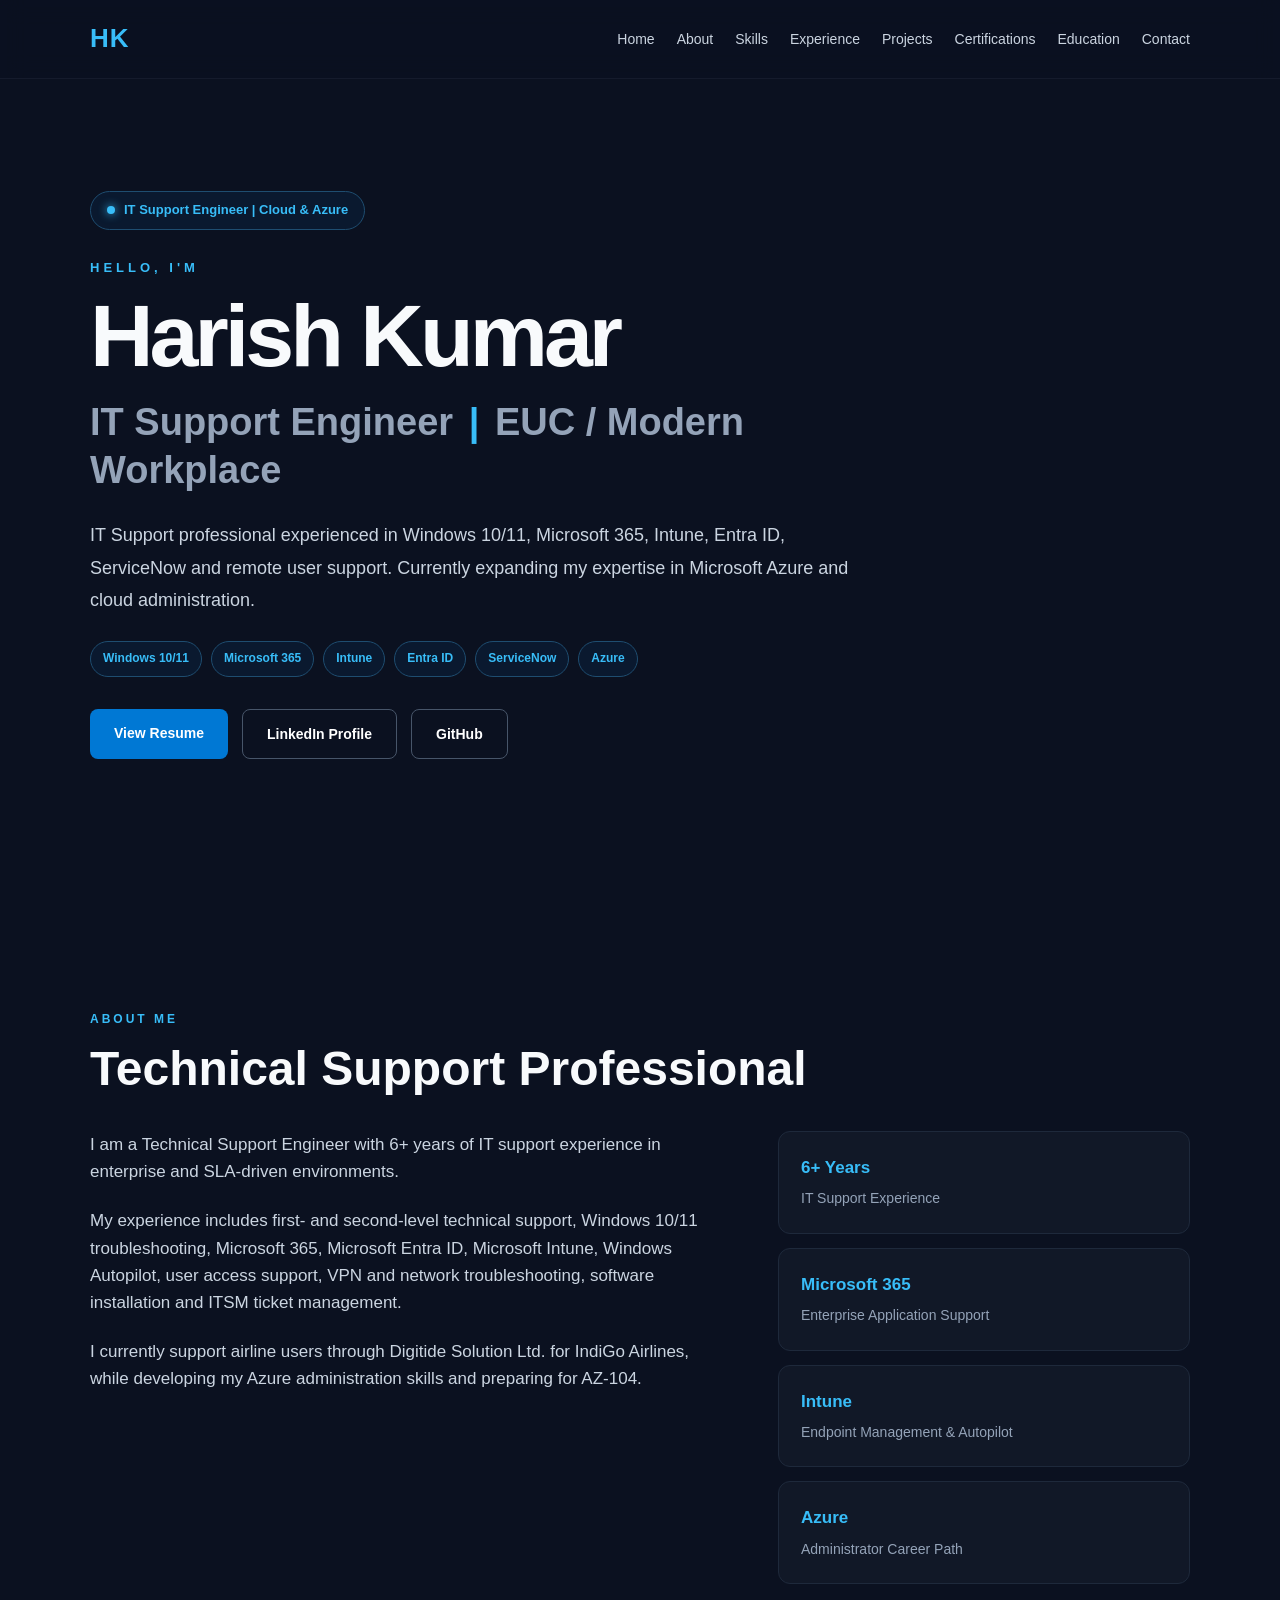
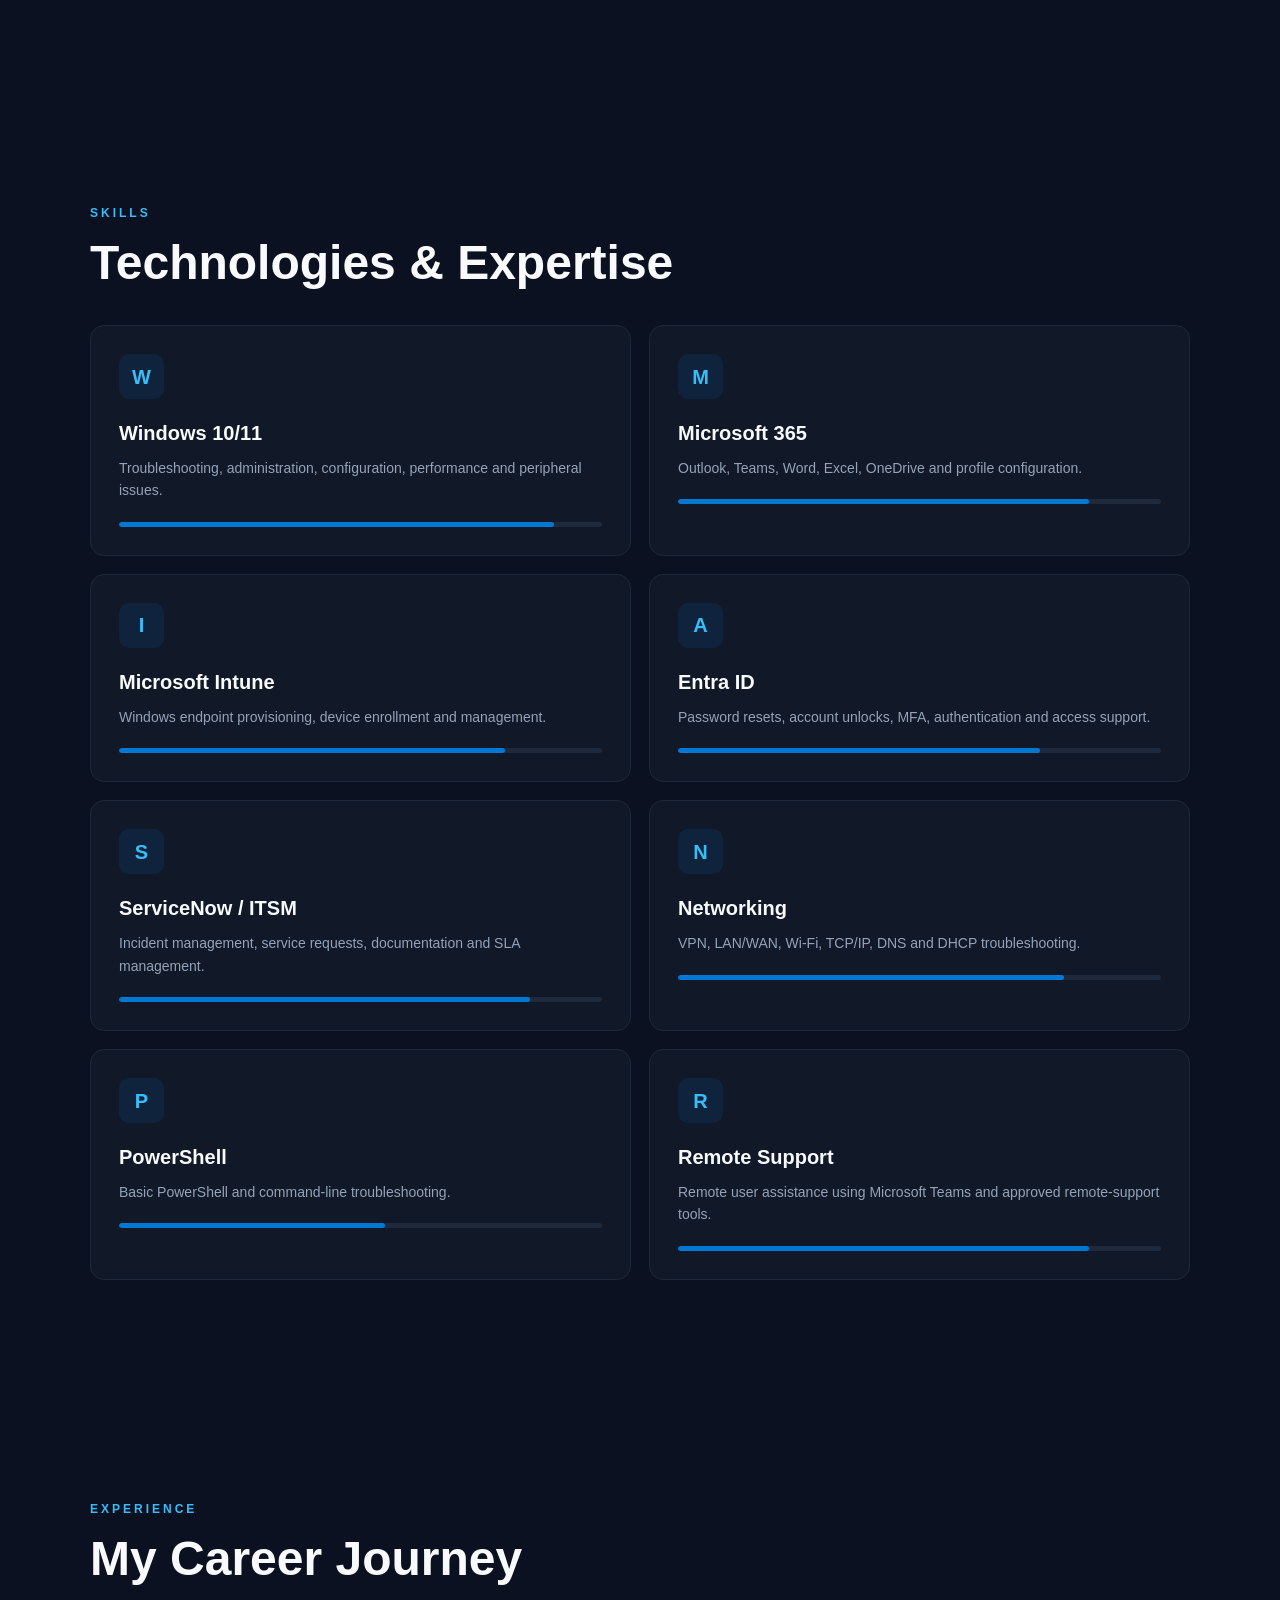
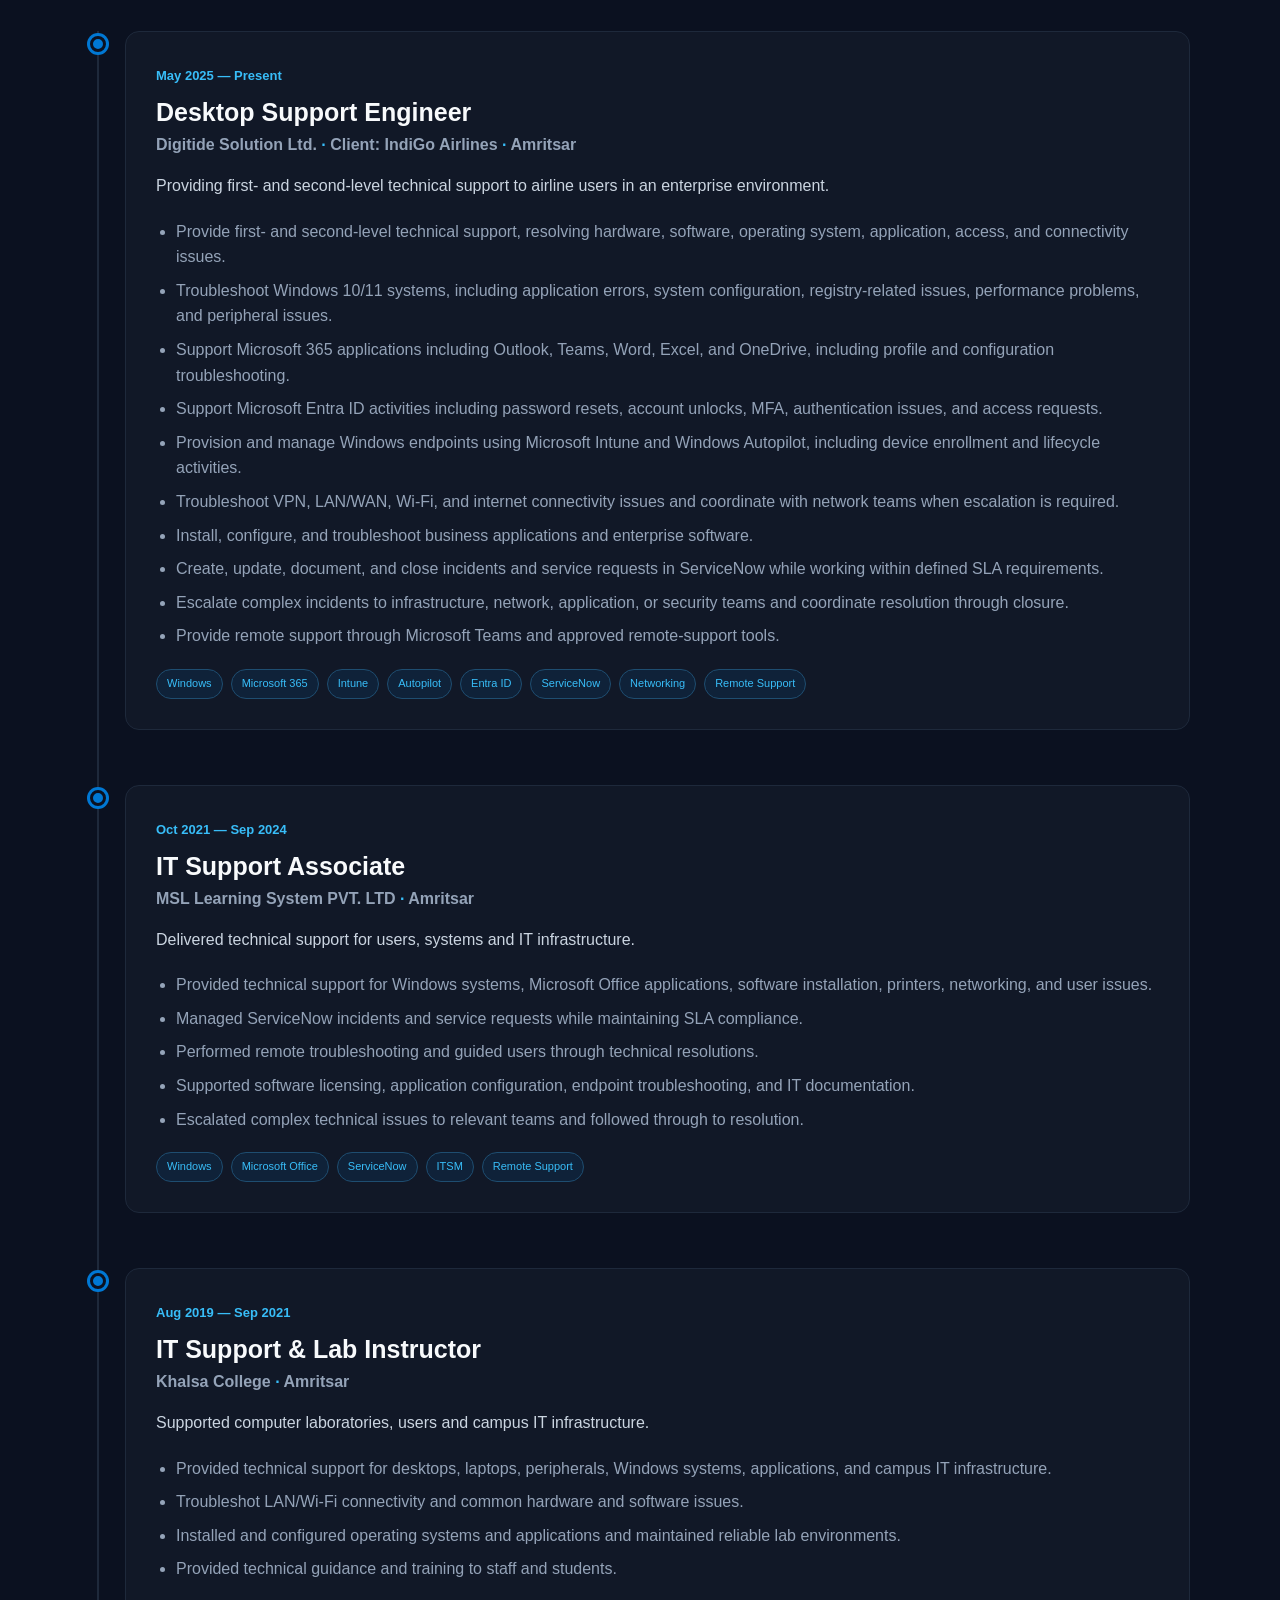
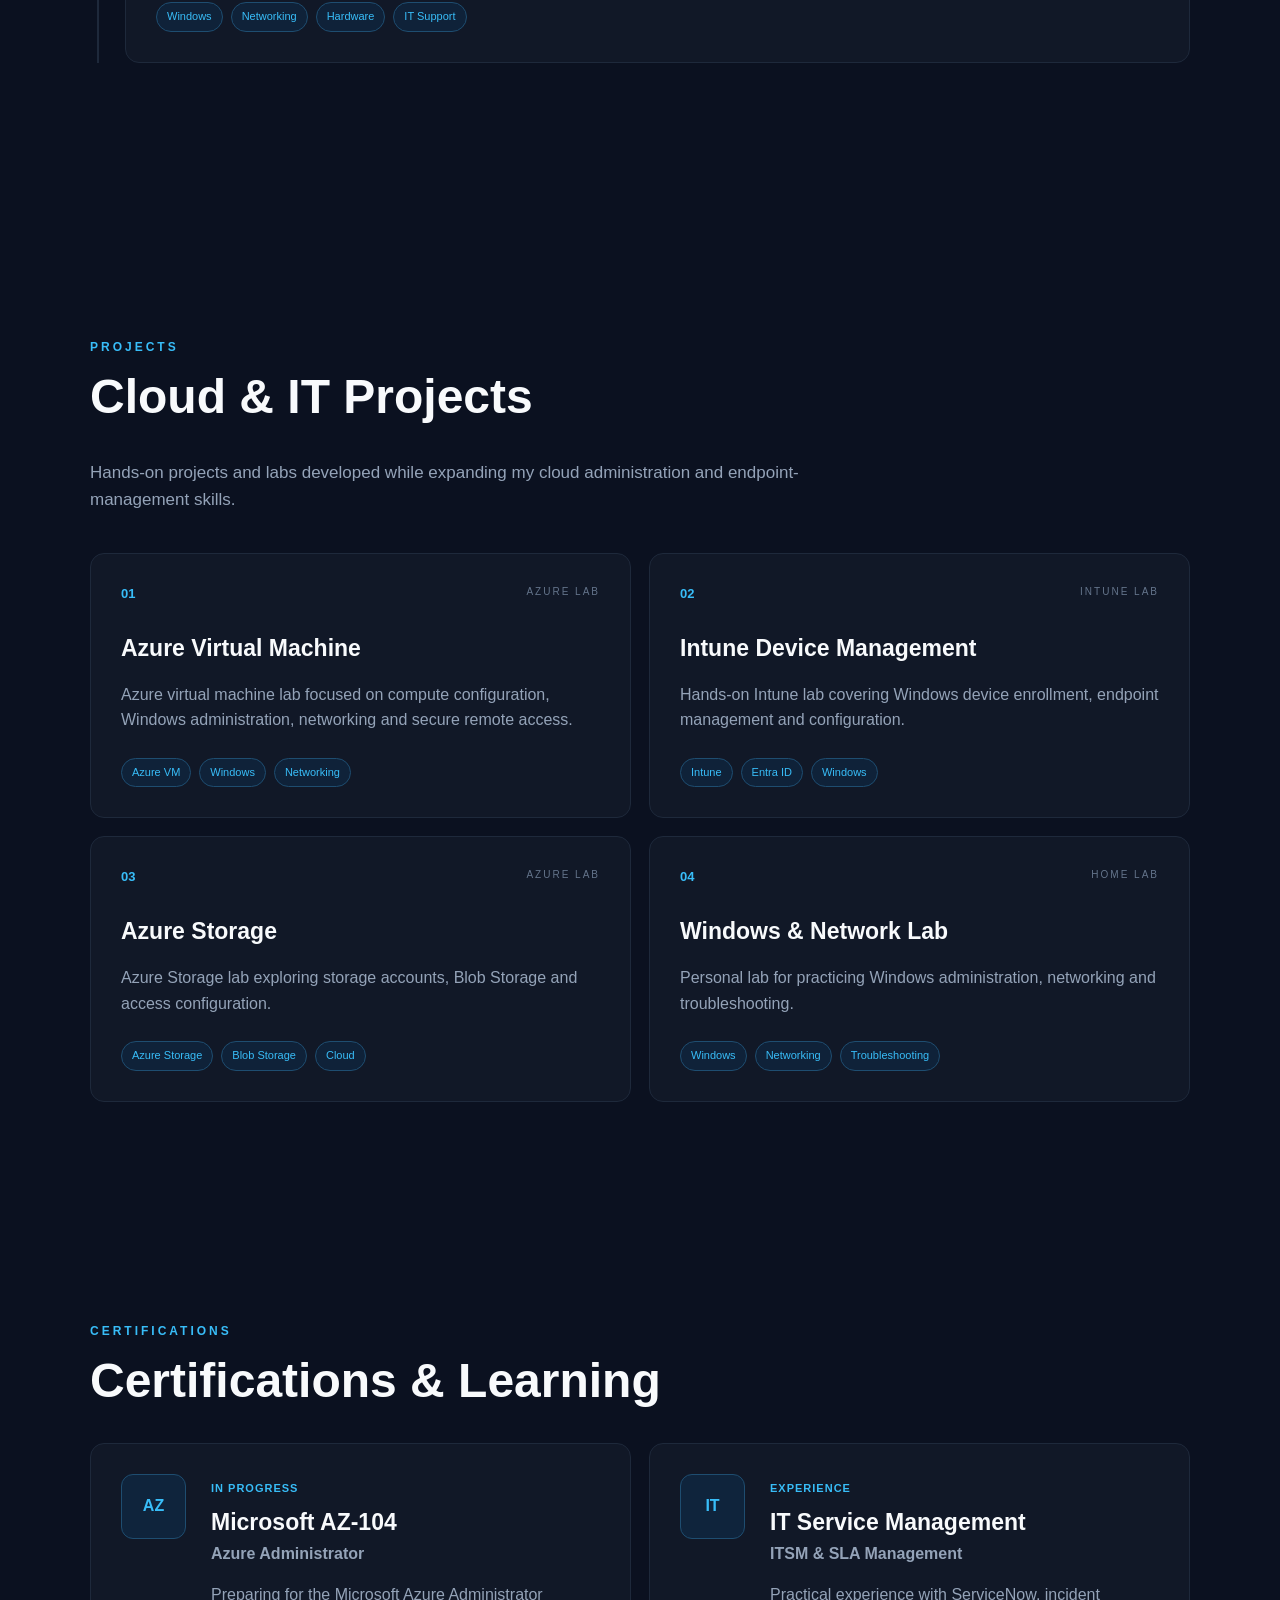
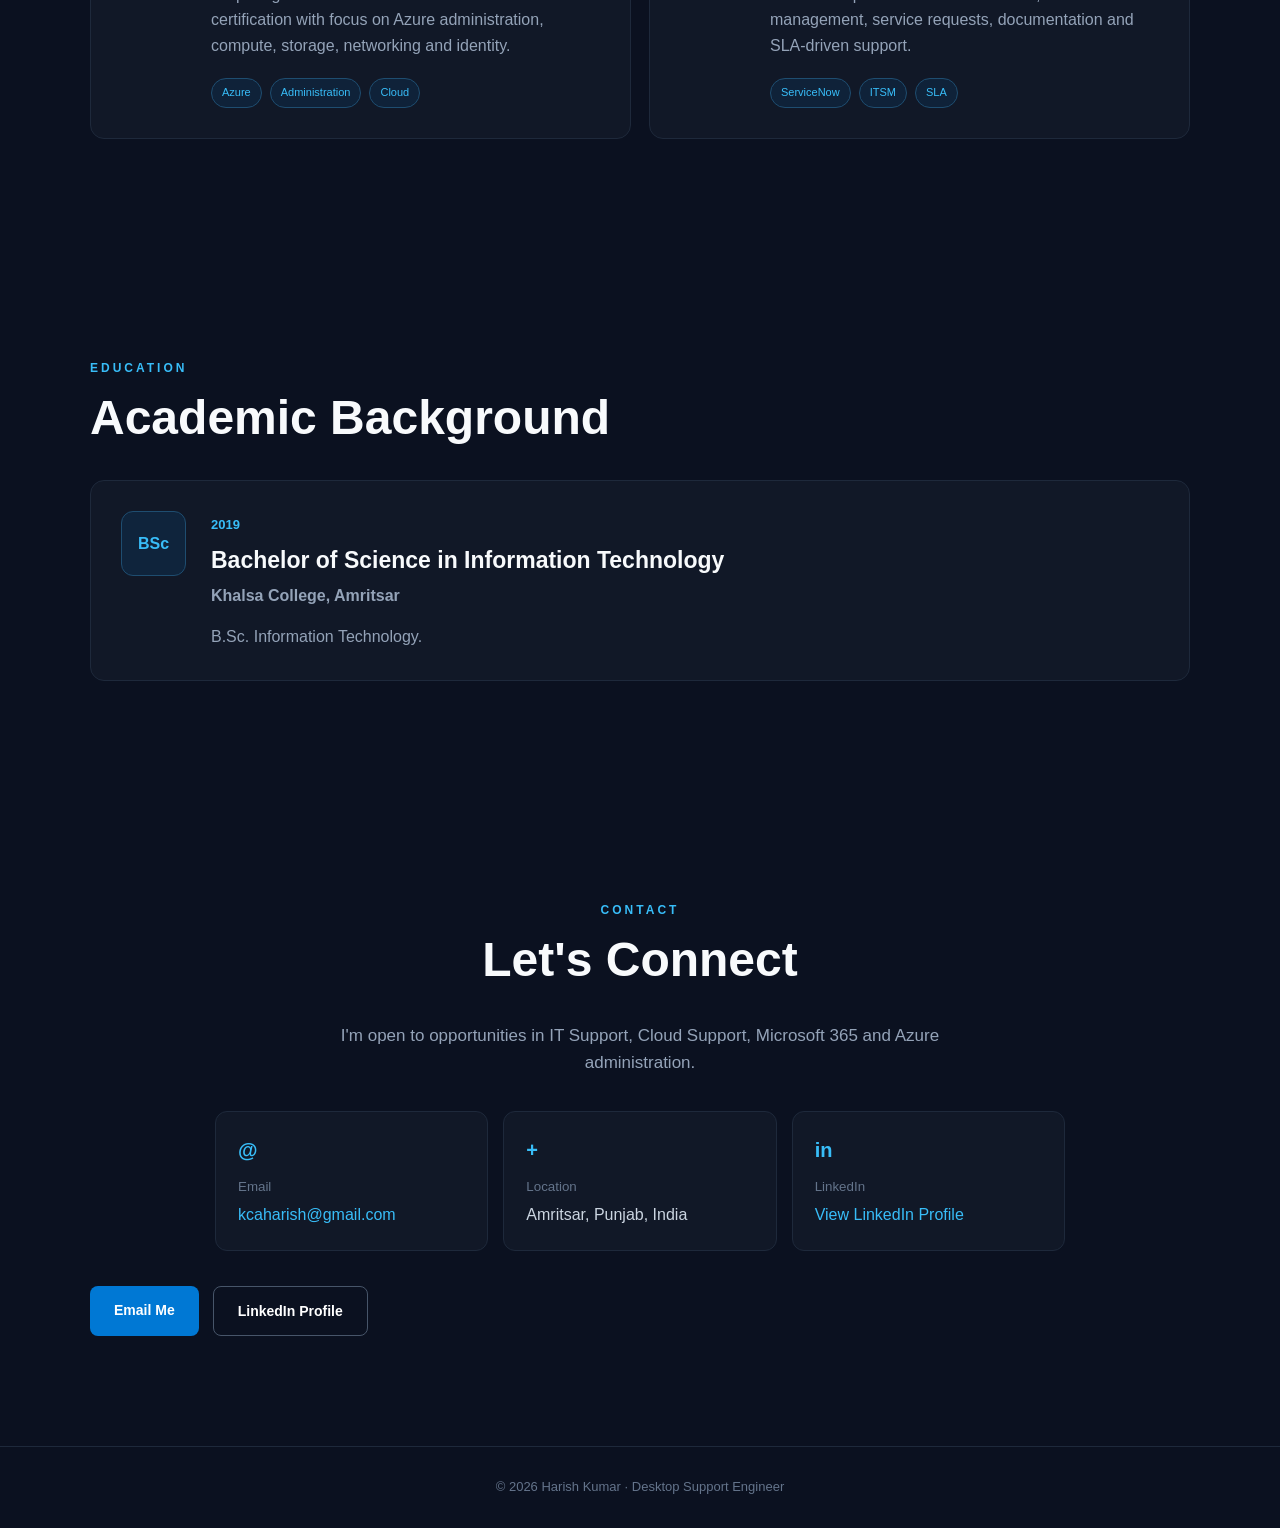
<file: index.html>
<!DOCTYPE html>
<html lang="en">

<head>
    <meta charset="UTF-8">
    <meta name="viewport" content="width=device-width, initial-scale=1.0">

    <meta name="description"
        content="Harish Kumar - Desktop Support Engineer specializing in Windows, Microsoft 365, Intune, Entra ID, ServiceNow and Azure.">

    <meta name="keywords"
        content="Harish Kumar, Desktop Support Engineer, IT Support, Microsoft 365, Intune, Azure, Entra ID, ServiceNow">

    <meta name="author" content="Harish Kumar">

    <title>Harish Kumar | Desktop Support Engineer</title>

    <link rel="stylesheet" href="style.css">
</head>

<body>


    <!-- ========================================
         NAVIGATION
    ========================================= -->

    <header>

        <nav class="navbar">

            <a href="#home" class="logo">
                HK
            </a>

            <ul class="nav-links">

                <li>
                    <a href="#home">Home</a>
                </li>

                <li>
                    <a href="#about">About</a>
                </li>

                <li>
                    <a href="#skills">Skills</a>
                </li>

                <li>
                    <a href="#experience">Experience</a>
                </li>

                <li>
                    <a href="#projects">Projects</a>
                </li>

                <li>
                    <a href="#certifications">Certifications</a>
                </li>

                <li>
                    <a href="#education">Education</a>
                </li>

                <li>
                    <a href="#contact">Contact</a>
                </li>

            </ul>

        </nav>

    </header>



    <!-- ========================================
         HERO
    ========================================= -->

    <section id="home" class="hero">
    <div class="hero-content">

        <div class="status-badge">
            <span></span>
            IT Support Engineer | Cloud & Azure
        </div>

        <p class="hello">HELLO, I'M</p>

        <h1>Harish Kumar</h1>

        <h2>
            IT Support Engineer
            <span>|</span>
            EUC / Modern Workplace
        </h2>

        <p class="hero-description">
            IT Support professional experienced in Windows 10/11,
            Microsoft 365, Intune, Entra ID, ServiceNow and remote
            user support. Currently expanding my expertise in
            Microsoft Azure and cloud administration.
        </p>

        <div class="hero-highlights">
            <span>Windows 10/11</span>
            <span>Microsoft 365</span>
            <span>Intune</span>
            <span>Entra ID</span>
            <span>ServiceNow</span>
            <span>Azure</span>
        </div>

       <div class="buttons">

   <a href="resume.html" class="btn primary">
    View Resume
</a>
</a>

    <a href="https://www.linkedin.com/in/harish13051997/"
       target="_blank"
       rel="noopener noreferrer"
       class="btn secondary">
        LinkedIn Profile
    </a>

    <a href="https://github.com/Billionaireharish"
       target="_blank"
       rel="noopener noreferrer"
       class="btn secondary">
        GitHub
    </a>

</div>

    </div>
</section>



    <!-- ========================================
         ABOUT
    ========================================= -->

    <section id="about" class="section">

        <p class="section-label">
            ABOUT ME
        </p>

        <h2>
            Technical Support Professional
        </h2>


        <div class="about-grid">


            <div class="about-text">

                <p>

                    I am a Technical Support Engineer with
                    6+ years of IT support experience in
                    enterprise and SLA-driven environments.

                </p>


                <p>

                    My experience includes first- and second-level
                    technical support, Windows 10/11 troubleshooting,
                    Microsoft 365, Microsoft Entra ID, Microsoft
                    Intune, Windows Autopilot, user access support,
                    VPN and network troubleshooting, software
                    installation and ITSM ticket management.

                </p>


                <p>

                    I currently support airline users through
                    Digitide Solution Ltd. for IndiGo Airlines,
                    while developing my Azure administration
                    skills and preparing for AZ-104.

                </p>

            </div>


            <div class="about-highlights">


                <div class="highlight">

                    <strong>
                        6+ Years
                    </strong>

                    <span>
                        IT Support Experience
                    </span>

                </div>


                <div class="highlight">

                    <strong>
                        Microsoft 365
                    </strong>

                    <span>
                        Enterprise Application Support
                    </span>

                </div>


                <div class="highlight">

                    <strong>
                        Intune
                    </strong>

                    <span>
                        Endpoint Management & Autopilot
                    </span>

                </div>


                <div class="highlight">

                    <strong>
                        Azure
                    </strong>

                    <span>
                        Administrator Career Path
                    </span>

                </div>


            </div>

        </div>

    </section>



    <!-- ========================================
         SKILLS
    ========================================= -->

    <section id="skills" class="section">

        <p class="section-label">
            SKILLS
        </p>

        <h2>
            Technologies & Expertise
        </h2>


        <div class="skills-grid">


            <div class="skill-card">

                <div class="skill-icon">
                    W
                </div>

                <h3>
                    Windows 10/11
                </h3>

                <p>
                    Troubleshooting, administration,
                    configuration, performance and
                    peripheral issues.
                </p>

                <div class="skill-bar">
                    <div class="skill-progress windows"></div>
                </div>

            </div>



            <div class="skill-card">

                <div class="skill-icon">
                    M
                </div>

                <h3>
                    Microsoft 365
                </h3>

                <p>
                    Outlook, Teams, Word, Excel,
                    OneDrive and profile configuration.
                </p>

                <div class="skill-bar">
                    <div class="skill-progress m365"></div>
                </div>

            </div>



            <div class="skill-card">

                <div class="skill-icon">
                    I
                </div>

                <h3>
                    Microsoft Intune
                </h3>

                <p>
                    Windows endpoint provisioning,
                    device enrollment and management.
                </p>

                <div class="skill-bar">
                    <div class="skill-progress intune"></div>
                </div>

            </div>



            <div class="skill-card">

                <div class="skill-icon">
                    A
                </div>

                <h3>
                    Entra ID
                </h3>

                <p>
                    Password resets, account unlocks,
                    MFA, authentication and access support.
                </p>

                <div class="skill-bar">
                    <div class="skill-progress entra"></div>
                </div>

            </div>



            <div class="skill-card">

                <div class="skill-icon">
                    S
                </div>

                <h3>
                    ServiceNow / ITSM
                </h3>

                <p>
                    Incident management, service requests,
                    documentation and SLA management.
                </p>

                <div class="skill-bar">
                    <div class="skill-progress servicenow"></div>
                </div>

            </div>



            <div class="skill-card">

                <div class="skill-icon">
                    N
                </div>

                <h3>
                    Networking
                </h3>

                <p>
                    VPN, LAN/WAN, Wi-Fi, TCP/IP,
                    DNS and DHCP troubleshooting.
                </p>

                <div class="skill-bar">
                    <div class="skill-progress networking"></div>
                </div>

            </div>



            <div class="skill-card">

                <div class="skill-icon">
                    P
                </div>

                <h3>
                    PowerShell
                </h3>

                <p>
                    Basic PowerShell and command-line
                    troubleshooting.
                </p>

                <div class="skill-bar">
                    <div class="skill-progress powershell"></div>
                </div>

            </div>



            <div class="skill-card">

                <div class="skill-icon">
                    R
                </div>

                <h3>
                    Remote Support
                </h3>

                <p>
                    Remote user assistance using Microsoft
                    Teams and approved remote-support tools.
                </p>

                <div class="skill-bar">
                    <div class="skill-progress remote"></div>
                </div>

            </div>


        </div>

    </section>



    <!-- ========================================
         EXPERIENCE
    ========================================= -->

    <section id="experience" class="section">

        <p class="section-label">
            EXPERIENCE
        </p>

        <h2>
            My Career Journey
        </h2>


        <div class="timeline">


            <!-- CURRENT ROLE -->

            <div class="timeline-item">

                <div class="timeline-dot"></div>


                <div class="timeline-content">

                    <span class="timeline-date">
                        May 2025 — Present
                    </span>

                    <h3>
                        Desktop Support Engineer
                    </h3>

                    <h4>
                        Digitide Solution Ltd.
                        <span>·</span>
                        Client: IndiGo Airlines
                        <span>·</span>
                        Amritsar
                    </h4>


                    <p>
                        Providing first- and second-level technical
                        support to airline users in an enterprise
                        environment.
                    </p>


                    <ul>

                        <li>
                            Provide first- and second-level technical
                            support, resolving hardware, software,
                            operating system, application, access,
                            and connectivity issues.
                        </li>

                        <li>
                            Troubleshoot Windows 10/11 systems,
                            including application errors, system
                            configuration, registry-related issues,
                            performance problems, and peripheral issues.
                        </li>

                        <li>
                            Support Microsoft 365 applications including
                            Outlook, Teams, Word, Excel, and OneDrive,
                            including profile and configuration
                            troubleshooting.
                        </li>

                        <li>
                            Support Microsoft Entra ID activities
                            including password resets, account unlocks,
                            MFA, authentication issues, and access requests.
                        </li>

                        <li>
                            Provision and manage Windows endpoints using
                            Microsoft Intune and Windows Autopilot,
                            including device enrollment and lifecycle
                            activities.
                        </li>

                        <li>
                            Troubleshoot VPN, LAN/WAN, Wi-Fi, and internet
                            connectivity issues and coordinate with
                            network teams when escalation is required.
                        </li>

                        <li>
                            Install, configure, and troubleshoot business
                            applications and enterprise software.
                        </li>

                        <li>
                            Create, update, document, and close incidents
                            and service requests in ServiceNow while
                            working within defined SLA requirements.
                        </li>

                        <li>
                            Escalate complex incidents to infrastructure,
                            network, application, or security teams and
                            coordinate resolution through closure.
                        </li>

                        <li>
                            Provide remote support through Microsoft Teams
                            and approved remote-support tools.
                        </li>

                    </ul>


                    <div class="experience-tags">

                        <span>Windows</span>
                        <span>Microsoft 365</span>
                        <span>Intune</span>
                        <span>Autopilot</span>
                        <span>Entra ID</span>
                        <span>ServiceNow</span>
                        <span>Networking</span>
                        <span>Remote Support</span>

                    </div>

                </div>

            </div>



            <!-- MSL -->

            <div class="timeline-item">

                <div class="timeline-dot"></div>


                <div class="timeline-content">

                    <span class="timeline-date">
                        Oct 2021 — Sep 2024
                    </span>

                    <h3>
                        IT Support Associate
                    </h3>

                    <h4>
                        MSL Learning System PVT. LTD
                        <span>·</span>
                        Amritsar
                    </h4>


                    <p>
                        Delivered technical support for users,
                        systems and IT infrastructure.
                    </p>


                    <ul>

                        <li>
                            Provided technical support for Windows
                            systems, Microsoft Office applications,
                            software installation, printers,
                            networking, and user issues.
                        </li>

                        <li>
                            Managed ServiceNow incidents and service
                            requests while maintaining SLA compliance.
                        </li>

                        <li>
                            Performed remote troubleshooting and
                            guided users through technical resolutions.
                        </li>

                        <li>
                            Supported software licensing, application
                            configuration, endpoint troubleshooting,
                            and IT documentation.
                        </li>

                        <li>
                            Escalated complex technical issues to
                            relevant teams and followed through
                            to resolution.
                        </li>

                    </ul>


                    <div class="experience-tags">

                        <span>Windows</span>
                        <span>Microsoft Office</span>
                        <span>ServiceNow</span>
                        <span>ITSM</span>
                        <span>Remote Support</span>

                    </div>

                </div>

            </div>



            <!-- KHALSA -->

            <div class="timeline-item">

                <div class="timeline-dot"></div>


                <div class="timeline-content">

                    <span class="timeline-date">
                        Aug 2019 — Sep 2021
                    </span>

                    <h3>
                        IT Support & Lab Instructor
                    </h3>

                    <h4>
                        Khalsa College
                        <span>·</span>
                        Amritsar
                    </h4>


                    <p>
                        Supported computer laboratories,
                        users and campus IT infrastructure.
                    </p>


                    <ul>

                        <li>
                            Provided technical support for desktops,
                            laptops, peripherals, Windows systems,
                            applications, and campus IT infrastructure.
                        </li>

                        <li>
                            Troubleshot LAN/Wi-Fi connectivity
                            and common hardware and software issues.
                        </li>

                        <li>
                            Installed and configured operating systems
                            and applications and maintained reliable
                            lab environments.
                        </li>

                        <li>
                            Provided technical guidance and training
                            to staff and students.
                        </li>

                    </ul>


                    <div class="experience-tags">

                        <span>Windows</span>
                        <span>Networking</span>
                        <span>Hardware</span>
                        <span>IT Support</span>

                    </div>

                </div>

            </div>


        </div>

    </section>



    <!-- ========================================
         PROJECTS
    ========================================= -->

    <section id="projects" class="section">

        <p class="section-label">
            PROJECTS
        </p>

        <h2>
            Cloud & IT Projects
        </h2>

        <p class="projects-intro">

            Hands-on projects and labs developed while
            expanding my cloud administration and
            endpoint-management skills.

        </p>


        <div class="projects-grid">


            <article class="project-card">

                <div class="project-top">

                    <span class="project-number">
                        01
                    </span>

                    <span class="project-type">
                        AZURE LAB
                    </span>

                </div>

                <h3>
                    Azure Virtual Machine
                </h3>

                <p>
                    Azure virtual machine lab focused on
                    compute configuration, Windows administration,
                    networking and secure remote access.
                </p>

                <div class="project-tags">

                    <span>Azure VM</span>
                    <span>Windows</span>
                    <span>Networking</span>

                </div>

            </article>



            <article class="project-card">

                <div class="project-top">

                    <span class="project-number">
                        02
                    </span>

                    <span class="project-type">
                        INTUNE LAB
                    </span>

                </div>

                <h3>
                    Intune Device Management
                </h3>

                <p>
                    Hands-on Intune lab covering Windows device
                    enrollment, endpoint management and
                    configuration.
                </p>

                <div class="project-tags">

                    <span>Intune</span>
                    <span>Entra ID</span>
                    <span>Windows</span>

                </div>

            </article>



            <article class="project-card">

                <div class="project-top">

                    <span class="project-number">
                        03
                    </span>

                    <span class="project-type">
                        AZURE LAB
                    </span>

                </div>

                <h3>
                    Azure Storage
                </h3>

                <p>
                    Azure Storage lab exploring storage accounts,
                    Blob Storage and access configuration.
                </p>

                <div class="project-tags">

                    <span>Azure Storage</span>
                    <span>Blob Storage</span>
                    <span>Cloud</span>

                </div>

            </article>



            <article class="project-card">

                <div class="project-top">

                    <span class="project-number">
                        04
                    </span>

                    <span class="project-type">
                        HOME LAB
                    </span>

                </div>

                <h3>
                    Windows & Network Lab
                </h3>

                <p>
                    Personal lab for practicing Windows
                    administration, networking and
                    troubleshooting.
                </p>

                <div class="project-tags">

                    <span>Windows</span>
                    <span>Networking</span>
                    <span>Troubleshooting</span>

                </div>

            </article>


        </div>

    </section>



    <!-- ========================================
         CERTIFICATIONS
    ========================================= -->

    <section id="certifications" class="section">

        <p class="section-label">
            CERTIFICATIONS
        </p>

        <h2>
            Certifications & Learning
        </h2>


        <div class="certifications-grid">


            <div class="certification-card">

                <div class="cert-icon">
                    AZ
                </div>


                <div class="cert-content">

                    <span class="cert-status">
                        IN PROGRESS
                    </span>

                    <h3>
                        Microsoft AZ-104
                    </h3>

                    <h4>
                        Azure Administrator
                    </h4>

                    <p>
                        Preparing for the Microsoft Azure Administrator
                        certification with focus on Azure administration,
                        compute, storage, networking and identity.
                    </p>


                    <div class="cert-tags">

                        <span>Azure</span>
                        <span>Administration</span>
                        <span>Cloud</span>

                    </div>

                </div>

            </div>



            <div class="certification-card">

                <div class="cert-icon">
                    IT
                </div>


                <div class="cert-content">

                    <span class="cert-status">
                        EXPERIENCE
                    </span>

                    <h3>
                        IT Service Management
                    </h3>

                    <h4>
                        ITSM & SLA Management
                    </h4>

                    <p>
                        Practical experience with ServiceNow,
                        incident management, service requests,
                        documentation and SLA-driven support.
                    </p>


                    <div class="cert-tags">

                        <span>ServiceNow</span>
                        <span>ITSM</span>
                        <span>SLA</span>

                    </div>

                </div>

            </div>


        </div>

    </section>



    <!-- ========================================
         EDUCATION
    ========================================= -->

    <section id="education" class="section">

        <p class="section-label">
            EDUCATION
        </p>

        <h2>
            Academic Background
        </h2>


        <div class="education-card">


            <div class="education-icon">
                BSc
            </div>


            <div class="education-content">

                <span class="education-date">
                    2019
                </span>

                <h3>
                    Bachelor of Science in Information Technology
                </h3>

                <h4>
                    Khalsa College, Amritsar
                </h4>

                <p>
                    B.Sc. Information Technology.
                </p>

            </div>

        </div>

    </section>



    <!-- ========================================
         CONTACT
    ========================================= -->

    <section id="contact" class="section contact">

        <p class="section-label">
            CONTACT
        </p>

        <h2>
            Let's Connect
        </h2>

        <p class="contact-intro">

            I'm open to opportunities in IT Support,
            Cloud Support, Microsoft 365 and Azure
            administration.

        </p>


        <div class="contact-info">


            <div class="contact-item">

                <span>
                    @
                </span>

                <small>
                    Email
                </small>

                <a href="mailto:kcaharish@gmail.com">
                    kcaharish@gmail.com
                </a>

            </div>



            <div class="contact-item">

                <span>
                    +
                </span>

                <small>
                    Location
                </small>

                <p>
                    Amritsar, Punjab, India
                </p>

            </div>



            <div class="contact-item">

                <span>
                    in
                </span>

                <small>
                    LinkedIn
                </small>

                <a href="https://www.linkedin.com/in/harish13051997/"
                    target="_blank"
                    rel="noopener noreferrer">

                    View LinkedIn Profile

                </a>

            </div>


        </div>


        <div class="buttons contact-buttons">

            <a href="mailto:kcaharish@gmail.com"
                class="btn primary">

                Email Me

            </a>


            <a href="https://www.linkedin.com/in/harish13051997/"
                target="_blank"
                rel="noopener noreferrer"
                class="btn secondary">

                LinkedIn Profile

            </a>

        </div>

    </section>



    <!-- ========================================
         FOOTER
    ========================================= -->

    <footer>

        <p>
            © 2026 Harish Kumar · Desktop Support Engineer
        </p>

    </footer>


</body>

</html>
</file>
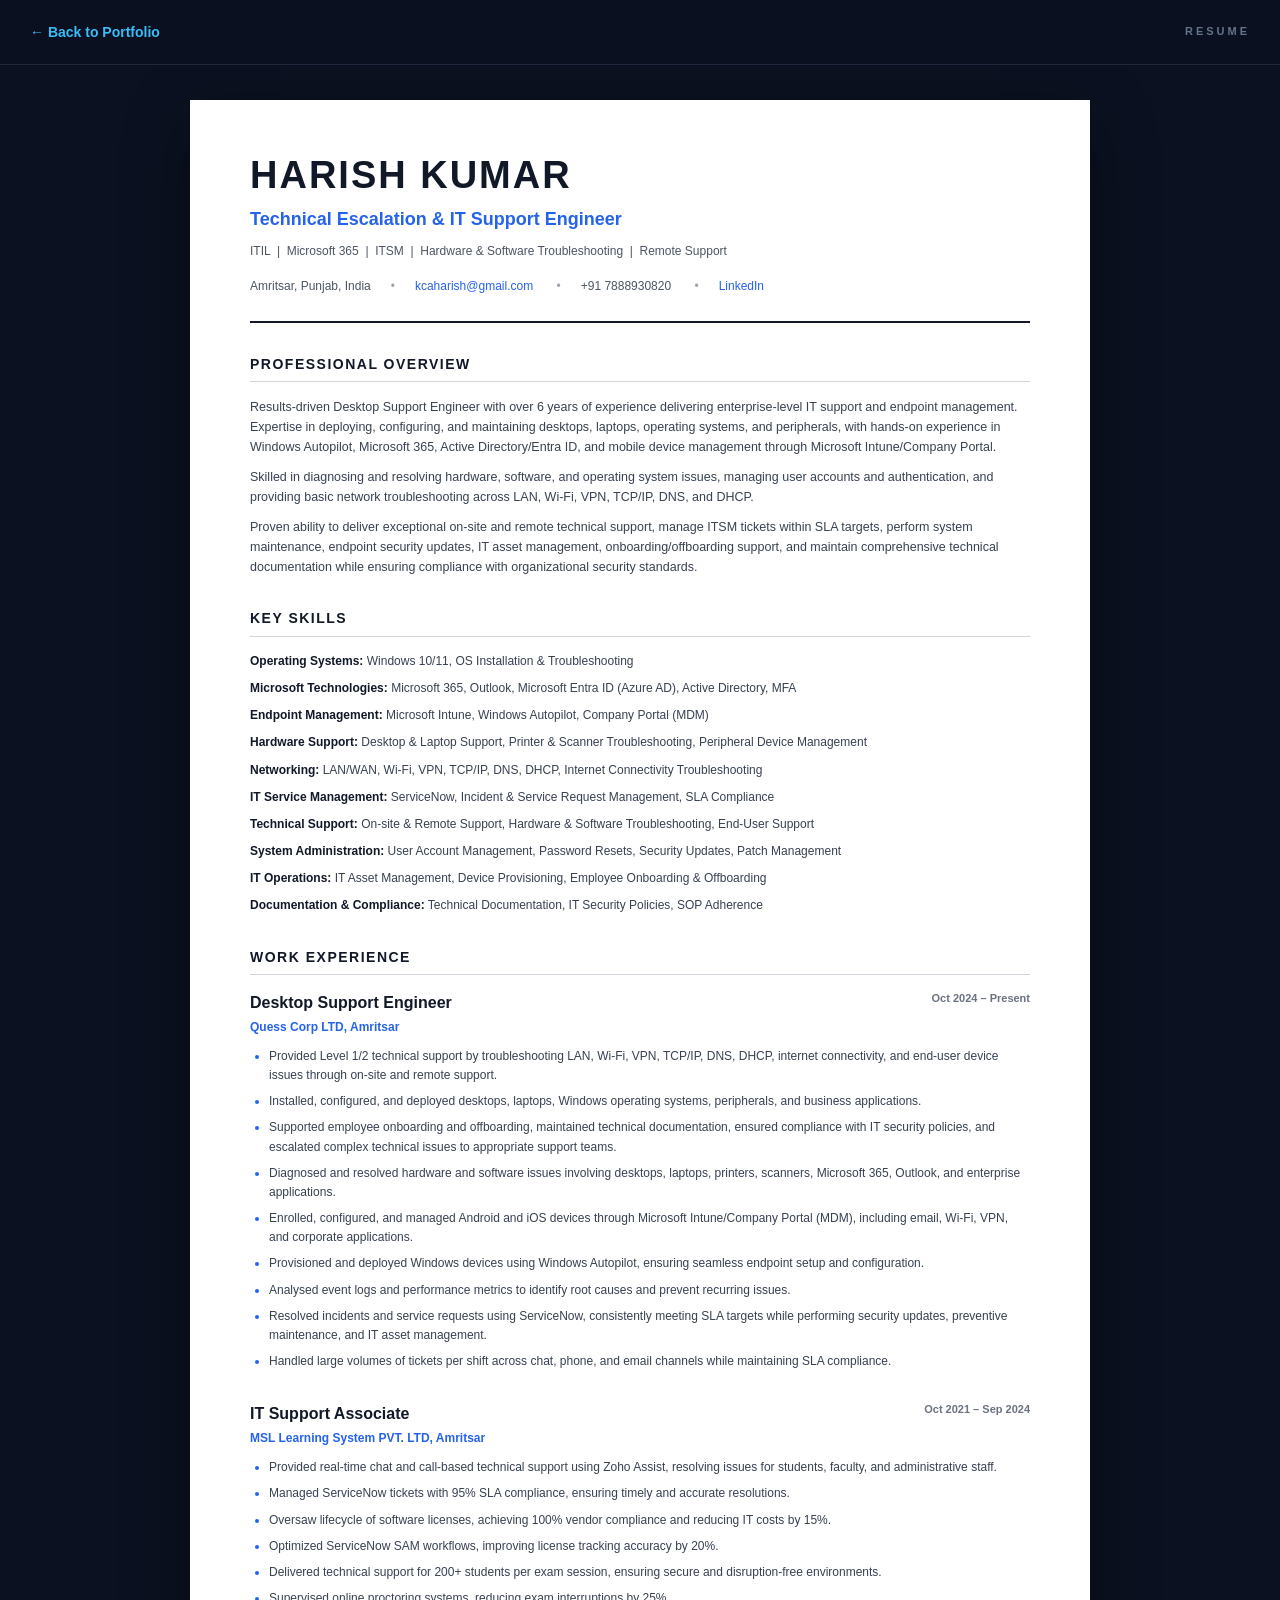
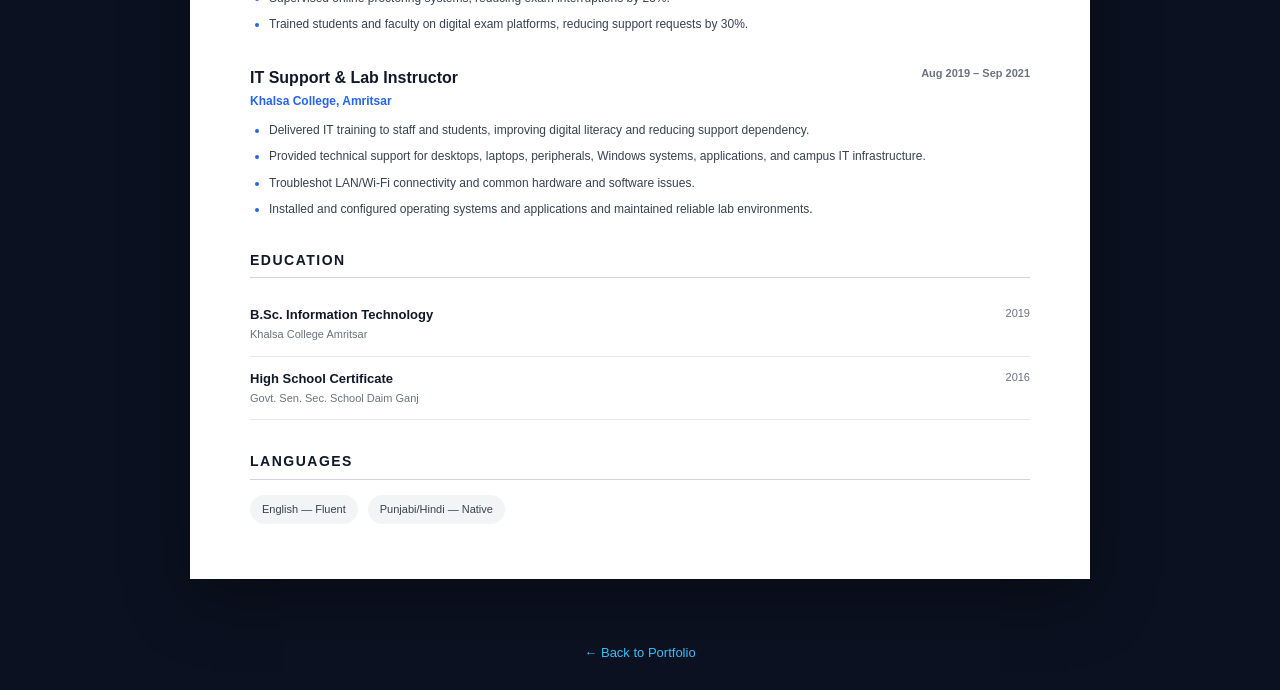
<file: resume.html>
<!DOCTYPE html>
<html lang="en">

<head>
    <meta charset="UTF-8">
    <meta name="viewport" content="width=device-width, initial-scale=1.0">

    <meta name="description"
        content="Harish Kumar - Technical Escalation & IT Support Engineer Resume">

    <title>Harish Kumar | Resume</title>

    <link rel="stylesheet" href="resume.css">
</head>

<body>

    <header class="topbar">
        <a href="index.html" class="back-button">
            ← Back to Portfolio
        </a>

        <span class="resume-label">
            RESUME
        </span>
    </header>


    <main class="resume-page">

        <!-- HEADER -->

        <section class="resume-header">

            <h1>HARISH KUMAR</h1>

            <h2>
                Technical Escalation & IT Support Engineer
            </h2>

            <p class="specializations">
                ITIL &nbsp;|&nbsp;
                Microsoft 365 &nbsp;|&nbsp;
                ITSM &nbsp;|&nbsp;
                Hardware & Software Troubleshooting &nbsp;|&nbsp;
                Remote Support
            </p>

            <div class="contact-details">

                <span>Amritsar, Punjab, India</span>

                <span>
                    <a href="mailto:kcaharish@gmail.com">
                        kcaharish@gmail.com
                    </a>
                </span>

                <span>
                    +91 7888930820
                </span>

                <span>
                    <a href="https://www.linkedin.com/in/harish13051997/"
                       target="_blank"
                       rel="noopener noreferrer">
                        LinkedIn
                    </a>
                </span>

            </div>

        </section>


        <!-- PROFESSIONAL OVERVIEW -->

        <section class="resume-section">

            <h3>PROFESSIONAL OVERVIEW</h3>

            <p>
                Results-driven Desktop Support Engineer with over 6 years
                of experience delivering enterprise-level IT support and
                endpoint management. Expertise in deploying, configuring,
                and maintaining desktops, laptops, operating systems,
                and peripherals, with hands-on experience in Windows
                Autopilot, Microsoft 365, Active Directory/Entra ID,
                and mobile device management through Microsoft
                Intune/Company Portal.
            </p>

            <p>
                Skilled in diagnosing and resolving hardware, software,
                and operating system issues, managing user accounts and
                authentication, and providing basic network troubleshooting
                across LAN, Wi-Fi, VPN, TCP/IP, DNS, and DHCP.
            </p>

            <p>
                Proven ability to deliver exceptional on-site and remote
                technical support, manage ITSM tickets within SLA targets,
                perform system maintenance, endpoint security updates,
                IT asset management, onboarding/offboarding support,
                and maintain comprehensive technical documentation while
                ensuring compliance with organizational security standards.
            </p>

        </section>


        <!-- KEY SKILLS -->

        <section class="resume-section">

            <h3>KEY SKILLS</h3>

            <div class="skills-list">

                <div>
                    <strong>Operating Systems:</strong>
                    Windows 10/11, OS Installation & Troubleshooting
                </div>

                <div>
                    <strong>Microsoft Technologies:</strong>
                    Microsoft 365, Outlook, Microsoft Entra ID (Azure AD),
                    Active Directory, MFA
                </div>

                <div>
                    <strong>Endpoint Management:</strong>
                    Microsoft Intune, Windows Autopilot,
                    Company Portal (MDM)
                </div>

                <div>
                    <strong>Hardware Support:</strong>
                    Desktop & Laptop Support, Printer & Scanner
                    Troubleshooting, Peripheral Device Management
                </div>

                <div>
                    <strong>Networking:</strong>
                    LAN/WAN, Wi-Fi, VPN, TCP/IP, DNS, DHCP,
                    Internet Connectivity Troubleshooting
                </div>

                <div>
                    <strong>IT Service Management:</strong>
                    ServiceNow, Incident & Service Request Management,
                    SLA Compliance
                </div>

                <div>
                    <strong>Technical Support:</strong>
                    On-site & Remote Support, Hardware & Software
                    Troubleshooting, End-User Support
                </div>

                <div>
                    <strong>System Administration:</strong>
                    User Account Management, Password Resets,
                    Security Updates, Patch Management
                </div>

                <div>
                    <strong>IT Operations:</strong>
                    IT Asset Management, Device Provisioning,
                    Employee Onboarding & Offboarding
                </div>

                <div>
                    <strong>Documentation & Compliance:</strong>
                    Technical Documentation, IT Security Policies,
                    SOP Adherence
                </div>

            </div>

        </section>


        <!-- WORK EXPERIENCE -->

        <section class="resume-section">

            <h3>WORK EXPERIENCE</h3>


            <!-- QUESS -->

            <article class="experience">

                <div class="experience-heading">

                    <div>
                        <h4>Desktop Support Engineer</h4>

                        <p class="company">
                            Quess Corp LTD, Amritsar
                        </p>
                    </div>

                    <span class="date">
                        Oct 2024 – Present
                    </span>

                </div>


                <ul>

                    <li>
                        Provided Level 1/2 technical support by
                        troubleshooting LAN, Wi-Fi, VPN, TCP/IP,
                        DNS, DHCP, internet connectivity, and
                        end-user device issues through on-site
                        and remote support.
                    </li>

                    <li>
                        Installed, configured, and deployed desktops,
                        laptops, Windows operating systems,
                        peripherals, and business applications.
                    </li>

                    <li>
                        Supported employee onboarding and offboarding,
                        maintained technical documentation, ensured
                        compliance with IT security policies, and
                        escalated complex technical issues to
                        appropriate support teams.
                    </li>

                    <li>
                        Diagnosed and resolved hardware and software
                        issues involving desktops, laptops, printers,
                        scanners, Microsoft 365, Outlook, and
                        enterprise applications.
                    </li>

                    <li>
                        Enrolled, configured, and managed Android and
                        iOS devices through Microsoft Intune/Company
                        Portal (MDM), including email, Wi-Fi, VPN,
                        and corporate applications.
                    </li>

                    <li>
                        Provisioned and deployed Windows devices using
                        Windows Autopilot, ensuring seamless endpoint
                        setup and configuration.
                    </li>

                    <li>
                        Analysed event logs and performance metrics
                        to identify root causes and prevent recurring
                        issues.
                    </li>

                    <li>
                        Resolved incidents and service requests using
                        ServiceNow, consistently meeting SLA targets
                        while performing security updates, preventive
                        maintenance, and IT asset management.
                    </li>

                    <li>
                        Handled large volumes of tickets per shift
                        across chat, phone, and email channels while
                        maintaining SLA compliance.
                    </li>

                </ul>

            </article>


            <!-- MSL -->

            <article class="experience">

                <div class="experience-heading">

                    <div>
                        <h4>IT Support Associate</h4>

                        <p class="company">
                            MSL Learning System PVT. LTD, Amritsar
                        </p>
                    </div>

                    <span class="date">
                        Oct 2021 – Sep 2024
                    </span>

                </div>


                <ul>

                    <li>
                        Provided real-time chat and call-based
                        technical support using Zoho Assist,
                        resolving issues for students, faculty,
                        and administrative staff.
                    </li>

                    <li>
                        Managed ServiceNow tickets with 95% SLA
                        compliance, ensuring timely and accurate
                        resolutions.
                    </li>

                    <li>
                        Oversaw lifecycle of software licenses,
                        achieving 100% vendor compliance and
                        reducing IT costs by 15%.
                    </li>

                    <li>
                        Optimized ServiceNow SAM workflows,
                        improving license tracking accuracy by 20%.
                    </li>

                    <li>
                        Delivered technical support for 200+
                        students per exam session, ensuring
                        secure and disruption-free environments.
                    </li>

                    <li>
                        Supervised online proctoring systems,
                        reducing exam interruptions by 25%.
                    </li>

                    <li>
                        Trained students and faculty on digital
                        exam platforms, reducing support requests
                        by 30%.
                    </li>

                </ul>

            </article>


            <!-- KHALSA -->

            <article class="experience">

                <div class="experience-heading">

                    <div>
                        <h4>IT Support & Lab Instructor</h4>

                        <p class="company">
                            Khalsa College, Amritsar
                        </p>
                    </div>

                    <span class="date">
                        Aug 2019 – Sep 2021
                    </span>

                </div>


                <ul>

                    <li>
                        Delivered IT training to staff and students,
                        improving digital literacy and reducing
                        support dependency.
                    </li>

                    <li>
                        Provided technical support for desktops,
                        laptops, peripherals, Windows systems,
                        applications, and campus IT infrastructure.
                    </li>

                    <li>
                        Troubleshot LAN/Wi-Fi connectivity and
                        common hardware and software issues.
                    </li>

                    <li>
                        Installed and configured operating systems
                        and applications and maintained reliable
                        lab environments.
                    </li>

                </ul>

            </article>

        </section>


        <!-- EDUCATION -->

        <section class="resume-section">

            <h3>EDUCATION</h3>

            <div class="education-item">

                <div>
                    <h4>
                        B.Sc. Information Technology
                    </h4>

                    <p>
                        Khalsa College Amritsar
                    </p>
                </div>

                <span>
                    2019
                </span>

            </div>


            <div class="education-item">

                <div>
                    <h4>
                        High School Certificate
                    </h4>

                    <p>
                        Govt. Sen. Sec. School Daim Ganj
                    </p>
                </div>

                <span>
                    2016
                </span>

            </div>

        </section>


        <!-- LANGUAGES -->

        <section class="resume-section">

            <h3>LANGUAGES</h3>

            <div class="languages">

                <span>
                    English — Fluent
                </span>

                <span>
                    Punjabi/Hindi — Native
                </span>

            </div>

        </section>

    </main>


    <footer>
        <a href="index.html">
            ← Back to Portfolio
        </a>
    </footer>


    <script>

        document.addEventListener("contextmenu", function (event) {
            event.preventDefault();
        });

        document.addEventListener("keydown", function (event) {

            if (
                event.ctrlKey &&
                ["p", "s", "u"].includes(event.key.toLowerCase())
            ) {
                event.preventDefault();
            }

            if (event.key === "F12") {
                event.preventDefault();
            }

        });

    </script>

</body>

</html>
</file>
<file: style.css>
/* ========================================
   RESET
======================================== */

* {
    margin: 0;
    padding: 0;
    box-sizing: border-box;
}

html {
    scroll-behavior: smooth;
}

body {
    font-family: Arial, sans-serif;
    background: #0b1120;
    color: #f8fafc;
    line-height: 1.6;
}

a {
    text-decoration: none;
}


/* ========================================
   NAVIGATION
======================================== */

header {
    position: fixed;
    top: 0;
    width: 100%;
    background: rgba(11, 17, 32, 0.88);
    backdrop-filter: blur(12px);
    border-bottom: 1px solid rgba(148, 163, 184, 0.08);
    z-index: 1000;
}

.navbar {
    max-width: 1150px;
    margin: auto;
    padding: 18px 25px;
    display: flex;
    justify-content: space-between;
    align-items: center;
}

.logo {
    font-size: 26px;
    font-weight: 800;
    color: #38bdf8;
    letter-spacing: 1px;
}

.nav-links {
    display: flex;
    list-style: none;
    gap: 22px;
}

.nav-links a {
    color: #cbd5e1;
    font-size: 14px;
    transition: 0.3s;
}

.nav-links a:hover {
    color: #38bdf8;
}


/* ========================================
   HERO
======================================== */

.hero {
    min-height: 100vh;
    max-width: 1150px;
    margin: auto;
    padding: 150px 25px 100px;
    display: flex;
    align-items: center;
}

.hero-content {
    max-width: 900px;
}

/* Status */

.status-badge {
    display: inline-flex;
    align-items: center;
    gap: 9px;
    margin-bottom: 28px;
    padding: 8px 16px;
    border: 1px solid #1e4d70;
    border-radius: 30px;
    background: rgba(0, 120, 212, 0.08);
    color: #38bdf8;
    font-size: 13px;
    font-weight: 600;
}

.status-badge span {
    width: 8px;
    height: 8px;
    border-radius: 50%;
    background: #38bdf8;
    box-shadow: 0 0 10px #38bdf8;
}

/* Greeting */

.hello {
    color: #38bdf8;
    font-size: 13px;
    font-weight: 700;
    letter-spacing: 4px;
    margin-bottom: 15px;
}

/* Name */

.hero h1 {
    font-size: clamp(55px, 8vw, 88px);
    line-height: 0.95;
    letter-spacing: -4px;
    margin-bottom: 22px;
}

/* Job title */

.hero h2 {
    max-width: 850px;
    font-size: clamp(24px, 4vw, 38px);
    line-height: 1.25;
    color: #94a3b8;
    margin-bottom: 25px;
    font-weight: 600;
}

.hero h2 span {
    color: #38bdf8;
    margin: 0 5px;
}

/* Description */

.hero-description {
    max-width: 780px;
    color: #cbd5e1;
    font-size: 18px;
    line-height: 1.8;
    margin-bottom: 25px;
}

/* Technology highlights */

.hero-highlights {
    display: flex;
    flex-wrap: wrap;
    gap: 9px;
    margin-bottom: 32px;
}

.hero-highlights span {
    padding: 7px 12px;
    border-radius: 20px;
    background: rgba(0, 120, 212, 0.08);
    border: 1px solid #1e4d70;
    color: #38bdf8;
    font-size: 12px;
    font-weight: 600;
    transition: 0.3s ease;
}

.hero-highlights span:hover {
    border-color: #38bdf8;
    background: rgba(56, 189, 248, 0.1);
    transform: translateY(-2px);
}


/* ========================================
   BUTTONS
======================================== */

.buttons {
    display: flex;
    gap: 14px;
    flex-wrap: wrap;
}

.btn {
    display: inline-block;
    padding: 13px 24px;
    border-radius: 8px;
    font-weight: 700;
    font-size: 14px;
    transition: 0.3s;
}

.primary {
    background: #0078d4;
    color: white;
}

.primary:hover {
    background: #38bdf8;
    transform: translateY(-3px);
}

.secondary {
    border: 1px solid #475569;
    color: white;
}

.secondary:hover {
    border-color: #38bdf8;
    color: #38bdf8;
    transform: translateY(-3px);
}


/* ========================================
   SECTIONS
======================================== */

.section {
    max-width: 1150px;
    margin: auto;
    padding: 110px 25px;
}

.section-label {
    color: #38bdf8;
    font-size: 12px;
    font-weight: bold;
    letter-spacing: 3px;
    margin-bottom: 14px;
}

.section h2 {
    font-size: clamp(34px, 5vw, 48px);
    line-height: 1.1;
    margin-bottom: 35px;
}


/* ========================================
   ABOUT
======================================== */

.about-grid {
    display: grid;
    grid-template-columns: 1.2fr 0.8fr;
    gap: 70px;
}

.about-text p {
    color: #cbd5e1;
    font-size: 17px;
    margin-bottom: 22px;
}

.about-highlights {
    display: grid;
    gap: 14px;
}

.highlight {
    padding: 22px;
    background: #111827;
    border: 1px solid #1e293b;
    border-radius: 12px;
    transition: 0.3s;
}

.highlight:hover {
    border-color: #38bdf8;
    transform: translateX(5px);
}

.highlight strong {
    display: block;
    color: #38bdf8;
    font-size: 17px;
    margin-bottom: 4px;
}

.highlight span {
    color: #94a3b8;
    font-size: 14px;
}


/* ========================================
   SKILLS
======================================== */

.skills-grid {
    display: grid;
    grid-template-columns: repeat(2, 1fr);
    gap: 18px;
}

.skill-card {
    padding: 28px;
    background: #111827;
    border: 1px solid #1e293b;
    border-radius: 14px;
    transition: 0.3s;
}

.skill-card:hover {
    transform: translateY(-5px);
    border-color: #38bdf8;
}

.skill-icon {
    width: 45px;
    height: 45px;
    display: flex;
    align-items: center;
    justify-content: center;
    margin-bottom: 18px;
    border-radius: 10px;
    background: rgba(0, 120, 212, 0.12);
    color: #38bdf8;
    font-size: 20px;
    font-weight: bold;
}

.skill-card h3 {
    font-size: 20px;
    margin-bottom: 8px;
}

.skill-card p {
    color: #94a3b8;
    font-size: 14px;
    margin-bottom: 20px;
}

.skill-bar {
    height: 5px;
    background: #1e293b;
    border-radius: 10px;
    overflow: hidden;
}

.skill-progress {
    height: 100%;
    background: #0078d4;
    border-radius: 10px;
}

.windows {
    width: 90%;
}

.m365 {
    width: 85%;
}

.intune {
    width: 80%;
}

.entra {
    width: 75%;
}

.servicenow {
    width: 85%;
}

.networking {
    width: 80%;
}

.powershell {
    width: 55%;
}

.remote {
    width: 85%;
}


/* ========================================
   EXPERIENCE
======================================== */

.timeline {
    position: relative;
    margin-top: 45px;
    padding-left: 35px;
}

.timeline::before {
    content: "";
    position: absolute;
    left: 7px;
    top: 0;
    bottom: 0;
    width: 2px;
    background: #1e293b;
}

.timeline-item {
    position: relative;
    margin-bottom: 55px;
}

.timeline-dot {
    position: absolute;
    left: -35px;
    top: 5px;
    width: 16px;
    height: 16px;
    border-radius: 50%;
    background: #0078d4;
    border: 3px solid #0b1120;
    box-shadow: 0 0 0 3px #0078d4;
}

.timeline-content {
    background: #111827;
    border: 1px solid #1e293b;
    border-radius: 14px;
    padding: 30px;
    transition: 0.3s;
}

.timeline-content:hover {
    border-color: #38bdf8;
    transform: translateX(5px);
}

.timeline-date {
    color: #38bdf8;
    font-size: 13px;
    font-weight: bold;
}

.timeline-content h3 {
    font-size: 25px;
    margin-top: 5px;
}

.timeline-content h4 {
    color: #94a3b8;
    margin-bottom: 15px;
}

.timeline-content h4 span {
    color: #38bdf8;
}

.timeline-content > p {
    color: #cbd5e1;
    margin-bottom: 20px;
}

.timeline-content ul {
    padding-left: 20px;
    margin-bottom: 20px;
}

.timeline-content li {
    color: #94a3b8;
    margin-bottom: 8px;
}

.experience-tags,
.project-tags,
.cert-tags {
    display: flex;
    flex-wrap: wrap;
    gap: 8px;
}

.experience-tags span,
.project-tags span,
.cert-tags span {
    padding: 5px 10px;
    border-radius: 20px;
    background: rgba(0, 120, 212, 0.1);
    border: 1px solid #1e4d70;
    color: #38bdf8;
    font-size: 11px;
}


/* ========================================
   PROJECTS
======================================== */

.projects-intro {
    max-width: 750px;
    color: #94a3b8;
    font-size: 17px;
    margin-bottom: 40px;
}

.projects-grid {
    display: grid;
    grid-template-columns: repeat(2, 1fr);
    gap: 18px;
}

.project-card {
    padding: 30px;
    background: #111827;
    border: 1px solid #1e293b;
    border-radius: 14px;
    transition: 0.3s;
}

.project-card:hover {
    transform: translateY(-6px);
    border-color: #38bdf8;
}

.project-top {
    display: flex;
    justify-content: space-between;
    margin-bottom: 25px;
}

.project-number {
    color: #38bdf8;
    font-size: 13px;
    font-weight: bold;
}

.project-type {
    color: #64748b;
    font-size: 10px;
    letter-spacing: 2px;
}

.project-card h3 {
    font-size: 23px;
    margin-bottom: 15px;
}

.project-card > p {
    color: #94a3b8;
    margin-bottom: 25px;
}


/* ========================================
   CERTIFICATIONS
======================================== */

.certifications-grid {
    display: grid;
    grid-template-columns: repeat(2, 1fr);
    gap: 18px;
}

.certification-card {
    display: flex;
    gap: 25px;
    padding: 30px;
    background: #111827;
    border: 1px solid #1e293b;
    border-radius: 14px;
    transition: 0.3s;
}

.certification-card:hover {
    transform: translateY(-5px);
    border-color: #38bdf8;
}

.cert-icon {
    min-width: 65px;
    height: 65px;
    display: flex;
    align-items: center;
    justify-content: center;
    border-radius: 12px;
    background: rgba(0, 120, 212, 0.12);
    border: 1px solid #1e4d70;
    color: #38bdf8;
    font-weight: bold;
}

.cert-status {
    color: #38bdf8;
    font-size: 11px;
    font-weight: bold;
    letter-spacing: 1px;
}

.cert-content h3 {
    font-size: 23px;
    margin-top: 5px;
}

.cert-content h4 {
    color: #94a3b8;
    margin-bottom: 15px;
}

.cert-content p {
    color: #94a3b8;
    margin-bottom: 20px;
}


/* ========================================
   EDUCATION
======================================== */

.education-card {
    display: flex;
    gap: 25px;
    padding: 30px;
    background: #111827;
    border: 1px solid #1e293b;
    border-radius: 14px;
    transition: 0.3s;
}

.education-card:hover {
    border-color: #38bdf8;
    transform: translateY(-5px);
}

.education-icon {
    min-width: 65px;
    height: 65px;
    display: flex;
    align-items: center;
    justify-content: center;
    border-radius: 12px;
    background: rgba(0, 120, 212, 0.12);
    border: 1px solid #1e4d70;
    color: #38bdf8;
    font-weight: bold;
}

.education-date {
    color: #38bdf8;
    font-size: 13px;
    font-weight: bold;
}

.education-content h3 {
    font-size: 23px;
    margin: 5px 0;
}

.education-content h4 {
    color: #94a3b8;
    margin-bottom: 15px;
}

.education-content p {
    color: #94a3b8;
}


/* ========================================
   CONTACT
======================================== */

.contact {
    text-align: center;
}

.contact-intro {
    max-width: 650px;
    margin: 0 auto 35px;
    color: #94a3b8;
    font-size: 17px;
}

.contact-info {
    max-width: 850px;
    margin: 0 auto 35px;
    display: grid;
    grid-template-columns: repeat(3, 1fr);
    gap: 15px;
}

.contact-item {
    padding: 22px;
    background: #111827;
    border: 1px solid #1e293b;
    border-radius: 12px;
    text-align: left;
    transition: 0.3s;
}

.contact-item:hover {
    border-color: #38bdf8;
    transform: translateY(-4px);
}

.contact-item > span {
    display: block;
    color: #38bdf8;
    font-size: 20px;
    font-weight: bold;
}

.contact-item small {
    display: block;
    color: #64748b;
    margin: 10px 0 5px;
}

.contact-item a {
    color: #38bdf8;
    word-break: break-word;
}

.contact-item p {
    color: #cbd5e1;
}


/* ========================================
   FOOTER
======================================== */

footer {
    text-align: center;
    padding: 30px;
    border-top: 1px solid #1e293b;
    color: #64748b;
    font-size: 13px;
}


/* ========================================
   MOBILE
======================================== */

@media (max-width: 768px) {

    .nav-links {
        display: none;
    }

    .hero {
        padding: 130px 20px 80px;
    }

    .hero h1 {
        font-size: 55px;
        letter-spacing: -2px;
    }

    .hero h2 {
        font-size: 22px;
    }

    .hero-description {
        font-size: 16px;
    }

    .hero-highlights {
        gap: 6px;
    }

    .section {
        padding: 80px 20px;
    }

    .section h2 {
        font-size: 34px;
    }

    .about-grid {
        grid-template-columns: 1fr;
        gap: 30px;
    }

    .skills-grid,
    .projects-grid,
    .certifications-grid {
        grid-template-columns: 1fr;
    }

    .contact-info {
        grid-template-columns: 1fr;
    }

    .certification-card,
    .education-card {
        flex-direction: column;
    }

    .buttons {
        flex-direction: column;
        align-items: flex-start;
    }

    .btn {
        text-align: center;
    }

}
</file>
<file: resume.css>
* {
    margin: 0;
    padding: 0;
    box-sizing: border-box;
}

html {
    scroll-behavior: smooth;
}

body {
    font-family: Arial, Helvetica, sans-serif;
    background: #0b1120;
    color: #1f2937;
    line-height: 1.6;
}


/* ========================================
   TOP BAR
======================================== */

.topbar {
    position: sticky;
    top: 0;
    z-index: 1000;

    height: 65px;

    display: flex;
    align-items: center;
    justify-content: space-between;

    padding: 0 30px;

    background: rgba(11, 17, 32, 0.96);
    border-bottom: 1px solid #1e293b;
}

.back-button {
    color: #38bdf8;
    text-decoration: none;
    font-size: 14px;
    font-weight: 600;
}

.back-button:hover {
    color: white;
}

.resume-label {
    color: #64748b;
    font-size: 11px;
    letter-spacing: 3px;
    font-weight: bold;
}


/* ========================================
   RESUME PAGE
======================================== */

.resume-page {
    width: min(900px, calc(100% - 30px));
    margin: 35px auto;
    padding: 55px 60px;

    background: white;

    box-shadow: 0 20px 60px rgba(0, 0, 0, 0.35);
}


/* ========================================
   RESUME HEADER
======================================== */

.resume-header {
    padding-bottom: 25px;
    border-bottom: 2px solid #111827;
}

.resume-header h1 {
    font-size: 38px;
    letter-spacing: 2px;
    line-height: 1.1;
    color: #111827;
}

.resume-header h2 {
    margin-top: 8px;
    font-size: 18px;
    font-weight: 600;
    color: #2563eb;
}

.specializations {
    margin-top: 8px;
    color: #4b5563;
    font-size: 12px;
}

.contact-details {
    display: flex;
    flex-wrap: wrap;
    gap: 8px 20px;
    margin-top: 16px;
    font-size: 12px;
    color: #4b5563;
}

.contact-details span:not(:last-child)::after {
    content: "•";
    margin-left: 20px;
    color: #9ca3af;
}

.contact-details a {
    color: #2563eb;
    text-decoration: none;
}


/* ========================================
   SECTIONS
======================================== */

.resume-section {
    margin-top: 30px;
}

.resume-section > h3 {
    margin-bottom: 15px;
    padding-bottom: 6px;

    border-bottom: 1px solid #d1d5db;

    color: #111827;

    font-size: 14px;
    letter-spacing: 1.5px;
}


/* ========================================
   OVERVIEW
======================================== */

.resume-section p {
    font-size: 12.5px;
    color: #374151;
}

.resume-section > p {
    margin-bottom: 10px;
}


/* ========================================
   SKILLS
======================================== */

.skills-list {
    display: grid;
    gap: 8px;
}

.skills-list div {
    font-size: 12px;
    color: #374151;
}

.skills-list strong {
    color: #111827;
}


/* ========================================
   EXPERIENCE
======================================== */

.experience {
    margin-bottom: 30px;
}

.experience:last-child {
    margin-bottom: 0;
}

.experience-heading {
    display: flex;
    justify-content: space-between;
    align-items: flex-start;

    gap: 20px;

    margin-bottom: 10px;
}

.experience-heading h4 {
    color: #111827;
    font-size: 16px;
}

.company {
    margin-top: 2px;
    color: #2563eb !important;
    font-size: 12px !important;
    font-weight: 600;
}

.date {
    white-space: nowrap;
    color: #6b7280;
    font-size: 11px;
    font-weight: 600;
}

.experience ul {
    padding-left: 19px;
}

.experience li {
    margin-bottom: 7px;
    color: #374151;
    font-size: 12px;
}

.experience li::marker {
    color: #2563eb;
}


/* ========================================
   EDUCATION
======================================== */

.education-item {
    display: flex;
    justify-content: space-between;

    padding: 12px 0;

    border-bottom: 1px solid #e5e7eb;
}

.education-item h4 {
    font-size: 13px;
    color: #111827;
}

.education-item p {
    color: #6b7280;
    font-size: 11px;
}

.education-item span {
    color: #6b7280;
    font-size: 11px;
}


/* ========================================
   LANGUAGES
======================================== */

.languages {
    display: flex;
    flex-wrap: wrap;
    gap: 10px;
}

.languages span {
    padding: 6px 12px;

    background: #f3f4f6;

    border-radius: 20px;

    color: #374151;

    font-size: 11px;
}


/* ========================================
   FOOTER
======================================== */

footer {
    padding: 25px;
    text-align: center;
}

footer a {
    color: #38bdf8;
    text-decoration: none;
    font-size: 13px;
}


/* ========================================
   MOBILE
======================================== */

@media (max-width: 700px) {

    .topbar {
        padding: 0 18px;
    }

    .resume-page {
        width: calc(100% - 16px);
        margin: 15px auto;
        padding: 30px 22px;
    }

    .resume-header h1 {
        font-size: 30px;
    }

    .resume-header h2 {
        font-size: 16px;
    }

    .specializations {
        line-height: 1.7;
    }

    .contact-details {
        flex-direction: column;
        gap: 5px;
    }

    .contact-details span::after {
        display: none !important;
    }

    .experience-heading {
        flex-direction: column;
        gap: 3px;
    }

    .date {
        order: -1;
    }

    .experience li {
        font-size: 11.5px;
    }

}
</file>
